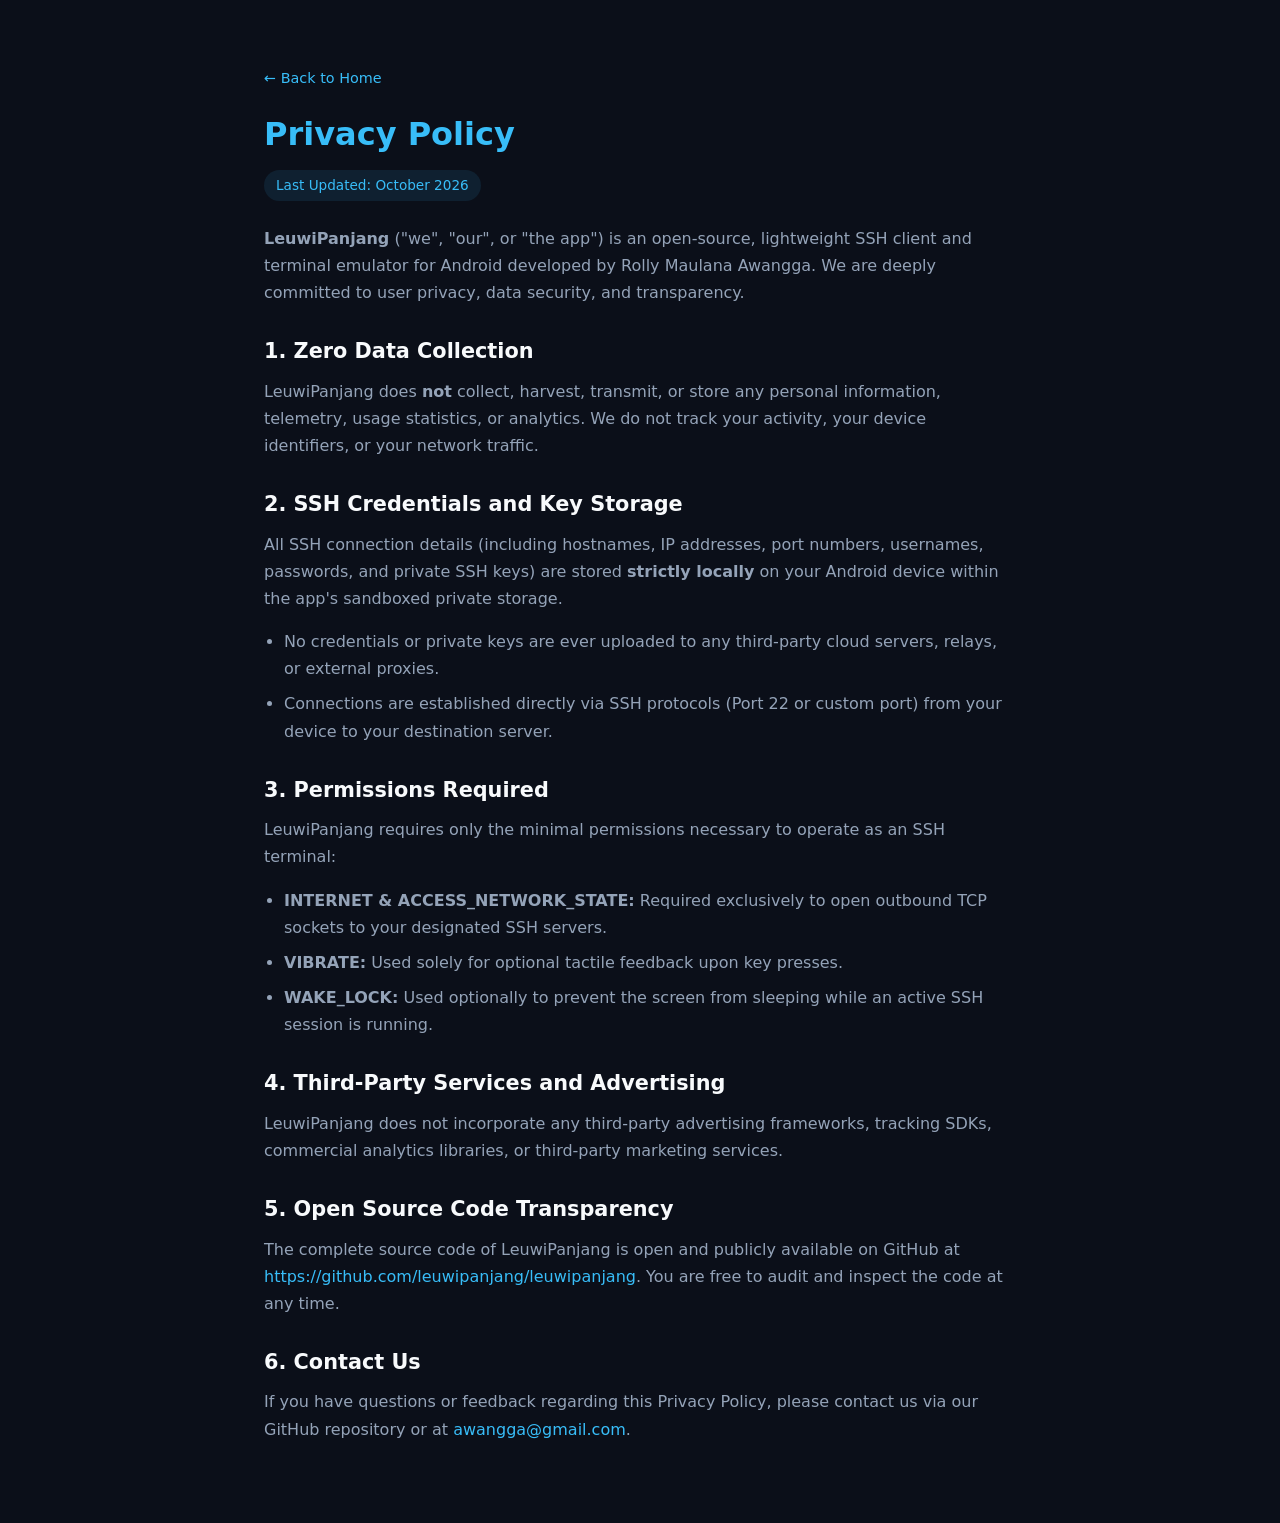
<file: privacy.html>
<!DOCTYPE html>
<html lang="en">
<head>
  <meta charset="UTF-8" />
  <meta name="viewport" content="width=device-width, initial-scale=1.0" />
  <title>Privacy Policy — LeuwiPanjang SSH Client</title>
  <link rel="stylesheet" href="styles.css" />
  <style>
    .privacy-container {
      max-width: 800px;
      margin: 40px auto;
      padding: 24px;
      color: #E2E8F0;
      line-height: 1.7;
    }
    .privacy-container h1 {
      font-size: 2rem;
      color: #38BDF8;
      margin-bottom: 8px;
    }
    .privacy-container h2 {
      font-size: 1.3rem;
      color: #F8FAFC;
      margin-top: 28px;
      margin-bottom: 8px;
    }
    .privacy-container p, .privacy-container ul {
      margin-bottom: 16px;
      color: #94A3B8;
    }
    .privacy-container ul {
      padding-left: 20px;
    }
    .privacy-container li {
      margin-bottom: 8px;
    }
    .badge-updated {
      display: inline-block;
      font-size: 0.85rem;
      color: #38BDF8;
      background: rgba(56, 189, 248, 0.1);
      padding: 4px 12px;
      border-radius: 999px;
      margin-bottom: 24px;
    }
  </style>
</head>
<body style="background: #0B0F19;">
  <div class="privacy-container">
    <a href="index.html" style="color: #38BDF8; text-decoration: none; font-size: 0.9rem;">← Back to Home</a>
    <h1 style="margin-top: 16px;">Privacy Policy</h1>
    <span class="badge-updated">Last Updated: October 2026</span>

    <p>
      <strong>LeuwiPanjang</strong> ("we", "our", or "the app") is an open-source, lightweight SSH client and terminal emulator for Android developed by Rolly Maulana Awangga. We are deeply committed to user privacy, data security, and transparency.
    </p>

    <h2>1. Zero Data Collection</h2>
    <p>
      LeuwiPanjang does <strong>not</strong> collect, harvest, transmit, or store any personal information, telemetry, usage statistics, or analytics. We do not track your activity, your device identifiers, or your network traffic.
    </p>

    <h2>2. SSH Credentials and Key Storage</h2>
    <p>
      All SSH connection details (including hostnames, IP addresses, port numbers, usernames, passwords, and private SSH keys) are stored <strong>strictly locally</strong> on your Android device within the app's sandboxed private storage.
    </p>
    <ul>
      <li>No credentials or private keys are ever uploaded to any third-party cloud servers, relays, or external proxies.</li>
      <li>Connections are established directly via SSH protocols (Port 22 or custom port) from your device to your destination server.</li>
    </ul>

    <h2>3. Permissions Required</h2>
    <p>
      LeuwiPanjang requires only the minimal permissions necessary to operate as an SSH terminal:
    </p>
    <ul>
      <li><strong>INTERNET & ACCESS_NETWORK_STATE:</strong> Required exclusively to open outbound TCP sockets to your designated SSH servers.</li>
      <li><strong>VIBRATE:</strong> Used solely for optional tactile feedback upon key presses.</li>
      <li><strong>WAKE_LOCK:</strong> Used optionally to prevent the screen from sleeping while an active SSH session is running.</li>
    </ul>

    <h2>4. Third-Party Services and Advertising</h2>
    <p>
      LeuwiPanjang does not incorporate any third-party advertising frameworks, tracking SDKs, commercial analytics libraries, or third-party marketing services.
    </p>

    <h2>5. Open Source Code Transparency</h2>
    <p>
      The complete source code of LeuwiPanjang is open and publicly available on GitHub at 
      <a href="https://github.com/leuwipanjang/leuwipanjang" target="_blank" rel="noopener" style="color: #38BDF8;">https://github.com/leuwipanjang/leuwipanjang</a>. 
      You are free to audit and inspect the code at any time.
    </p>

    <h2>6. Contact Us</h2>
    <p>
      If you have questions or feedback regarding this Privacy Policy, please contact us via our GitHub repository or at 
      <a href="mailto:awangga@gmail.com" style="color: #38BDF8;">awangga@gmail.com</a>.
    </p>
  </div>
</body>
</html>
</file>
<file: styles.css>
/* ═══════════════════════════════════════════
   LeuwiPanjang Landing Page
   ═══════════════════════════════════════════ */

*,*::before,*::after{box-sizing:border-box;margin:0;padding:0}

:root {
  --bg:     #0c0e13;
  --bg-2:   #12151c;
  --bg-3:   #1a1e28;
  --border: #252a36;
  --text:   #c9cdd6;
  --text-2: #7c8291;
  --white:  #eaedf3;
  --accent: #4a9eff;
  --accent2:#3a7fd4;
  --green:  #34d399;
  --red:    #f87171;
  --yellow: #fbbf24;
  --mono:   'JetBrains Mono', 'Fira Code', monospace;
  --sans:   'Outfit', system-ui, -apple-system, sans-serif;
}

html{scroll-behavior:smooth}
body{
  font-family:var(--sans);
  background:var(--bg);
  color:var(--text);
  line-height:1.6;
  -webkit-font-smoothing:antialiased;
}

a{color:var(--accent);text-decoration:none}
a:hover{text-decoration:underline}

/* ── NAV ─────────────────────────────── */
.nav{
  position:fixed;top:0;left:0;right:0;z-index:100;
  background:rgba(12,14,19,.82);
  backdrop-filter:blur(14px);
  border-bottom:1px solid var(--border);
}
.nav-inner{
  max-width:1080px;margin:0 auto;
  display:flex;align-items:center;justify-content:space-between;
  padding:.9rem 1.5rem;
}
.nav-brand{
  font-family:var(--mono);font-weight:500;font-size:.95rem;
  color:var(--white);text-decoration:none;
  display:flex;align-items:center;gap:.4rem;
}
.nav-icon{color:var(--green);font-size:1.1rem}
.nav-links{display:flex;gap:1.6rem}
.nav-links a{
  font-size:.88rem;color:var(--text-2);text-decoration:none;
  transition:color .2s;
}
.nav-links a:hover{color:var(--white)}

/* ── HERO ────────────────────────────── */
.hero{
  max-width:1080px;margin:0 auto;
  padding:8rem 1.5rem 5rem;
  display:grid;
  grid-template-columns:1fr 1fr;
  gap:3rem;
  align-items:center;
}
.hero-badge{
  font-family:var(--mono);font-size:.75rem;
  color:var(--accent);letter-spacing:.04em;
  margin-bottom:1.2rem;
}
.hero h1{
  font-size:clamp(2rem,5vw,3.2rem);
  font-weight:700;color:var(--white);
  line-height:1.15;margin-bottom:1.2rem;
}
.hero-sub{
  font-size:1.05rem;color:var(--text-2);
  max-width:420px;margin-bottom:2rem;
  line-height:1.65;
}
.hero-actions{display:flex;gap:.8rem;flex-wrap:wrap}

.btn{
  display:inline-flex;align-items:center;gap:.4rem;
  padding:.7rem 1.5rem;border-radius:.5rem;
  font-size:.9rem;font-weight:500;
  text-decoration:none;transition:all .2s;
  cursor:pointer;border:none;
}
.btn-primary{
  background:var(--accent);color:#fff;
}
.btn-primary:hover{background:var(--accent2);text-decoration:none;transform:translateY(-1px)}
.btn-ghost{
  background:transparent;color:var(--text);
  border:1px solid var(--border);
}
.btn-ghost:hover{border-color:var(--text-2);color:var(--white);text-decoration:none}

/* ── TERMINAL MOCKUP ─────────────────── */
.hero-terminal{
  background:var(--bg-2);
  border:1px solid var(--border);
  border-radius:.75rem;
  overflow:hidden;
  box-shadow:0 24px 64px rgba(0,0,0,.4);
}
.term-bar{
  display:flex;align-items:center;gap:.5rem;
  padding:.6rem 1rem;
  background:var(--bg-3);
  border-bottom:1px solid var(--border);
}
.term-dot{width:10px;height:10px;border-radius:50%}
.term-dot.red{background:var(--red)}
.term-dot.yellow{background:var(--yellow)}
.term-dot.green{background:var(--green)}
.term-title{
  margin-left:auto;
  font-family:var(--mono);font-size:.7rem;
  color:var(--text-2);
}
.term-body{
  padding:1.2rem 1rem;
  font-family:var(--mono);font-size:.78rem;
  line-height:1.8;color:var(--text);
  overflow-x:auto;
}
.term-body p{white-space:nowrap}
.t-prompt{color:var(--green)}
.t-dim{color:var(--text-2)}
.t-success{color:var(--green)}
.t-cursor{
  display:inline-block;width:7px;height:14px;
  background:var(--accent);
  animation:blink 1s step-end infinite;
  vertical-align:middle;
}
@keyframes blink{0%,100%{opacity:1}50%{opacity:0}}

/* ── FEATURES ────────────────────────── */
.features{
  max-width:1080px;margin:0 auto;
  padding:5rem 1.5rem;
}
.features h2{
  font-size:1.8rem;font-weight:600;color:var(--white);
  margin-bottom:2.5rem;
}
.features-grid{
  display:grid;
  grid-template-columns:repeat(3,1fr);
  gap:1.5rem;
}
.feat{
  background:var(--bg-2);
  border:1px solid var(--border);
  border-radius:.6rem;
  padding:1.5rem;
  transition:border-color .25s, transform .25s;
}
.feat:hover{border-color:var(--text-2);transform:translateY(-3px)}
.feat-icon{font-size:1.5rem;margin-bottom:.8rem}
.feat h3{
  font-size:.95rem;font-weight:600;color:var(--white);
  margin-bottom:.5rem;
}
.feat p{font-size:.85rem;color:var(--text-2);line-height:1.6}

/* ── DOWNLOAD ────────────────────────── */
.download{
  max-width:600px;margin:0 auto;
  padding:5rem 1.5rem;
  text-align:center;
}
.download h2{
  font-size:1.8rem;font-weight:600;color:var(--white);
  margin-bottom:.6rem;
}
.dl-sub{
  font-size:.95rem;color:var(--text-2);
  margin-bottom:2rem;
}
.dl-cards{
  display:flex;flex-direction:column;gap:.75rem;
  align-items:center;
}

.dl-card{
  display:flex;align-items:center;gap:1rem;
  width:100%;max-width:380px;
  padding:1rem 1.2rem;
  background:var(--bg-2);
  border:1px solid var(--border);
  border-radius:.6rem;
  text-decoration:none;color:var(--text);
  transition:border-color .2s, transform .2s;
}
.dl-card:hover{
  border-color:var(--accent);transform:translateY(-2px);
  text-decoration:none;
}
.dl-icon{font-size:1.5rem;flex-shrink:0}
.dl-info{text-align:left;flex:1}
.dl-info strong{
  display:block;font-size:.95rem;color:var(--white);
  font-weight:600;
}
.dl-info small{font-size:.78rem;color:var(--text-2)}
.dl-arrow{
  font-size:1.1rem;color:var(--text-2);
  transition:color .2s;
}
.dl-card:hover .dl-arrow{color:var(--accent)}

.dl-version{
  margin-top:1.2rem;
  font-family:var(--mono);font-size:.78rem;
  color:var(--text-2);
}

/* ── FOOTER ──────────────────────────── */
.footer{
  max-width:1080px;margin:0 auto;
  padding:2.5rem 1.5rem;
  border-top:1px solid var(--border);
  text-align:center;
}
.footer p{font-size:.82rem;color:var(--text-2)}
.footer a{color:var(--text);text-decoration:underline}
.footer a:hover{color:var(--white)}

/* ── RESPONSIVE ──────────────────────── */
@media(max-width:768px){
  .hero{
    grid-template-columns:1fr;
    padding:7rem 1.2rem 3rem;
    gap:2rem;
  }
  .features-grid{grid-template-columns:1fr}
  .nav-links{gap:1rem}
}
@media(max-width:480px){
  .nav-links a:nth-child(n+3){display:none}
  .hero h1{font-size:1.7rem}
  .hero-actions{flex-direction:column}
  .btn{width:100%;justify-content:center}
}
</file>
